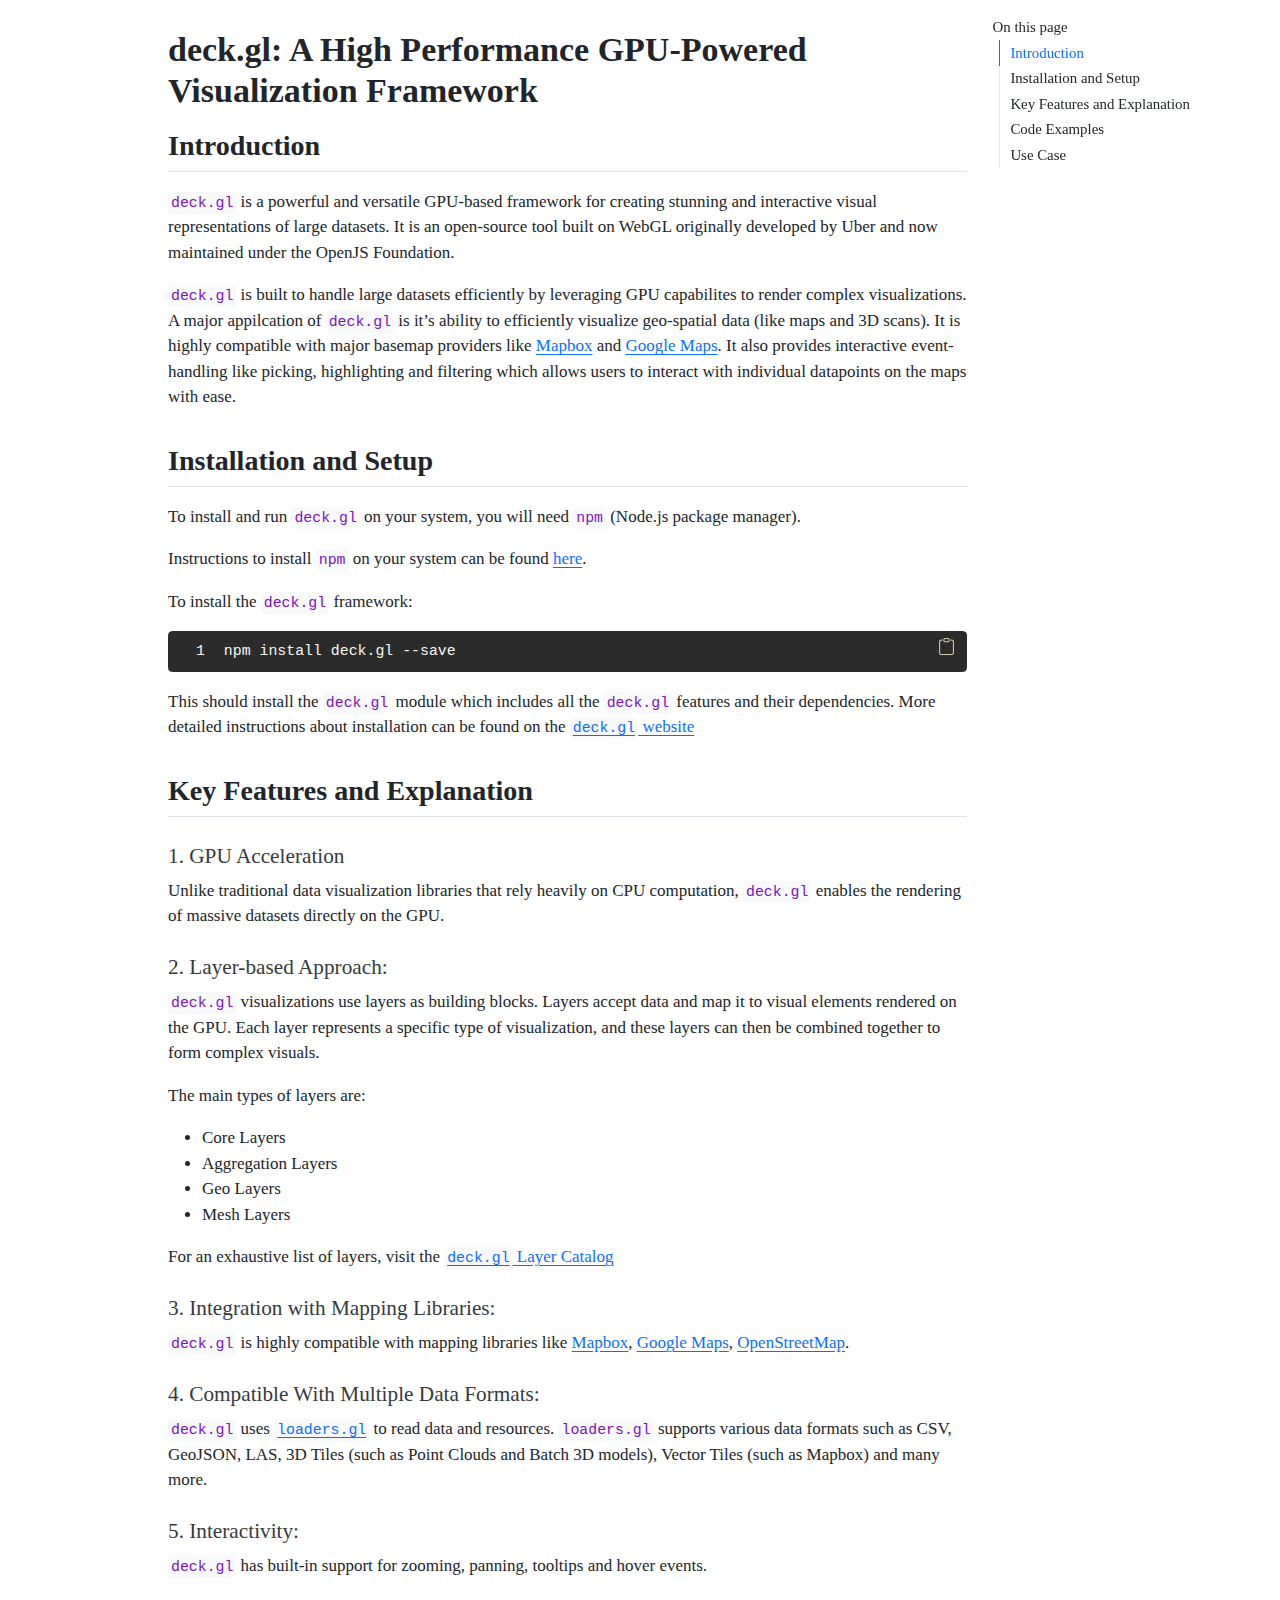
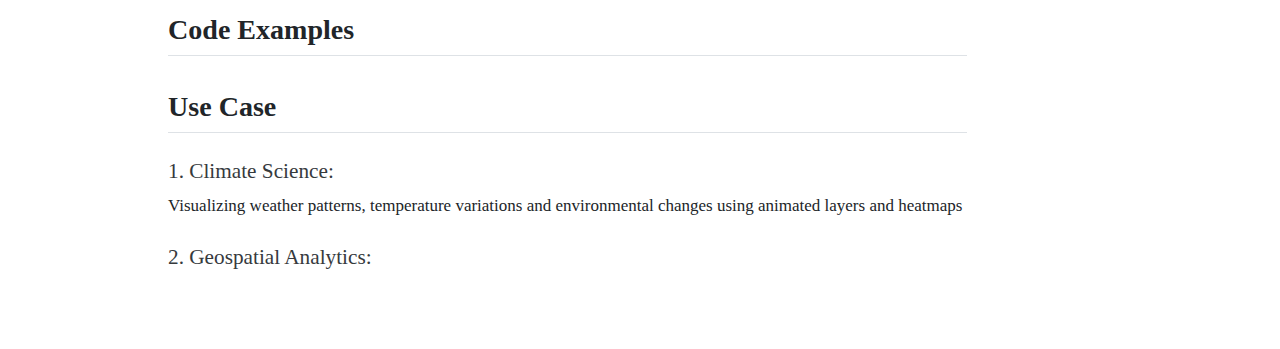
<file: docs/index.html>
<html xmlns="http://www.w3.org/1999/xhtml">    
  <head>      
    <title>Redirect to article.html</title>      
    <meta http-equiv="refresh" content="0;URL='article.html'" />    
  </head>    
  <body> 
  </body>  
</html>
</file>
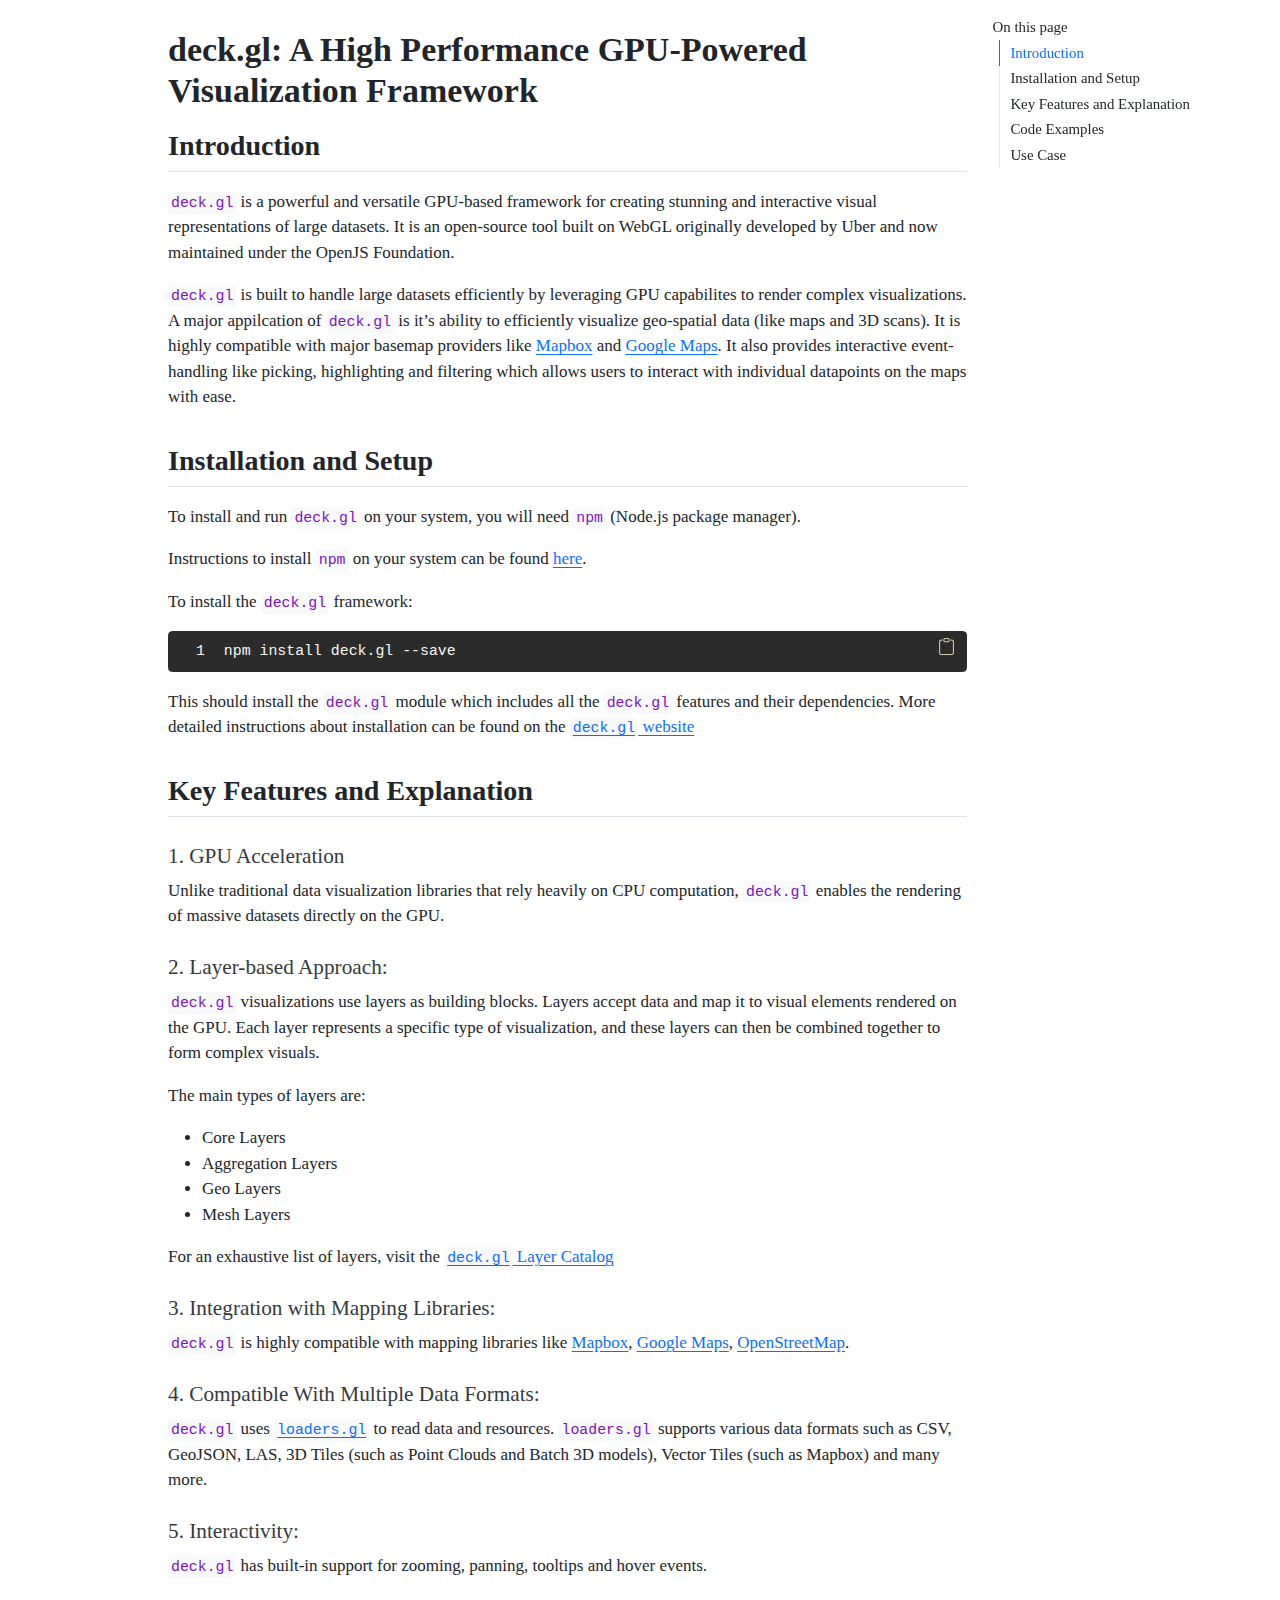
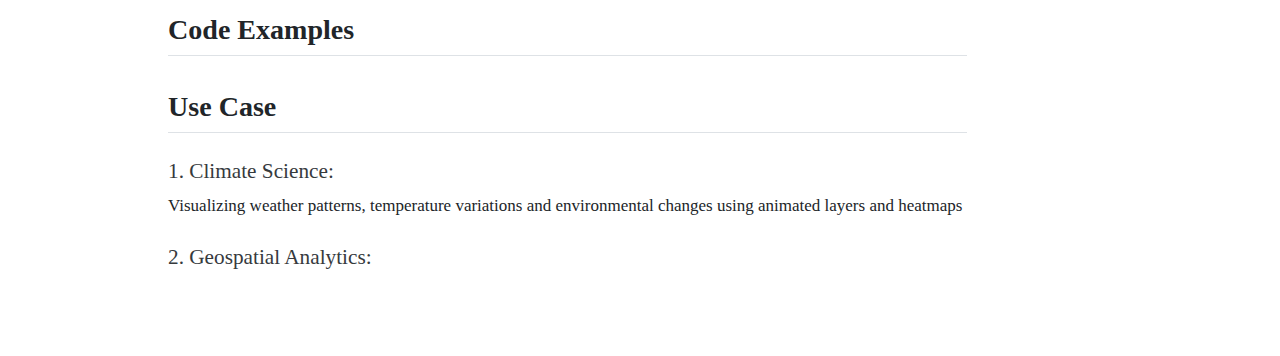
<file: docs/article.html>
<!DOCTYPE html>
<html xmlns="http://www.w3.org/1999/xhtml" lang="en" xml:lang="en"><head>

<meta charset="utf-8">
<meta name="generator" content="quarto-1.6.41">

<meta name="viewport" content="width=device-width, initial-scale=1.0, user-scalable=yes">


<title>deck.gl: A High Performance GPU-Powered Visualization Framework – ES 114 Exposition Article</title>
<style>
code{white-space: pre-wrap;}
span.smallcaps{font-variant: small-caps;}
div.columns{display: flex; gap: min(4vw, 1.5em);}
div.column{flex: auto; overflow-x: auto;}
div.hanging-indent{margin-left: 1.5em; text-indent: -1.5em;}
ul.task-list{list-style: none;}
ul.task-list li input[type="checkbox"] {
  width: 0.8em;
  margin: 0 0.8em 0.2em -1em; /* quarto-specific, see https://github.com/quarto-dev/quarto-cli/issues/4556 */ 
  vertical-align: middle;
}
/* CSS for syntax highlighting */
pre > code.sourceCode { white-space: pre; position: relative; }
pre > code.sourceCode > span { line-height: 1.25; }
pre > code.sourceCode > span:empty { height: 1.2em; }
.sourceCode { overflow: visible; }
code.sourceCode > span { color: inherit; text-decoration: inherit; }
div.sourceCode { margin: 1em 0; }
pre.sourceCode { margin: 0; }
@media screen {
div.sourceCode { overflow: auto; }
}
@media print {
pre > code.sourceCode { white-space: pre-wrap; }
pre > code.sourceCode > span { display: inline-block; text-indent: -5em; padding-left: 5em; }
}
pre.numberSource code
  { counter-reset: source-line 0; }
pre.numberSource code > span
  { position: relative; left: -4em; counter-increment: source-line; }
pre.numberSource code > span > a:first-child::before
  { content: counter(source-line);
    position: relative; left: -1em; text-align: right; vertical-align: baseline;
    border: none; display: inline-block;
    -webkit-touch-callout: none; -webkit-user-select: none;
    -khtml-user-select: none; -moz-user-select: none;
    -ms-user-select: none; user-select: none;
    padding: 0 4px; width: 4em;
  }
pre.numberSource { margin-left: 3em;  padding-left: 4px; }
div.sourceCode
  {   }
@media screen {
pre > code.sourceCode > span > a:first-child::before { text-decoration: underline; }
}
</style>


<script src="site_libs/quarto-nav/quarto-nav.js"></script>
<script src="site_libs/clipboard/clipboard.min.js"></script>
<script src="site_libs/quarto-search/autocomplete.umd.js"></script>
<script src="site_libs/quarto-search/fuse.min.js"></script>
<script src="site_libs/quarto-search/quarto-search.js"></script>
<meta name="quarto:offset" content="./">
<script src="site_libs/quarto-html/quarto.js"></script>
<script src="site_libs/quarto-html/popper.min.js"></script>
<script src="site_libs/quarto-html/tippy.umd.min.js"></script>
<script src="site_libs/quarto-html/anchor.min.js"></script>
<link href="site_libs/quarto-html/tippy.css" rel="stylesheet">
<link href="site_libs/quarto-html/quarto-syntax-highlighting-49927ad6ac989989b068a441603fbd97.css" rel="stylesheet" id="quarto-text-highlighting-styles">
<script src="site_libs/bootstrap/bootstrap.min.js"></script>
<link href="site_libs/bootstrap/bootstrap-icons.css" rel="stylesheet">
<link href="site_libs/bootstrap/bootstrap-345d0f9fdfd6758daf839c6c6ed7442c.min.css" rel="stylesheet" append-hash="true" id="quarto-bootstrap" data-mode="light">
<script id="quarto-search-options" type="application/json">{
  "location": "sidebar",
  "copy-button": false,
  "collapse-after": 3,
  "panel-placement": "start",
  "type": "textbox",
  "limit": 50,
  "keyboard-shortcut": [
    "f",
    "/",
    "s"
  ],
  "show-item-context": false,
  "language": {
    "search-no-results-text": "No results",
    "search-matching-documents-text": "matching documents",
    "search-copy-link-title": "Copy link to search",
    "search-hide-matches-text": "Hide additional matches",
    "search-more-match-text": "more match in this document",
    "search-more-matches-text": "more matches in this document",
    "search-clear-button-title": "Clear",
    "search-text-placeholder": "",
    "search-detached-cancel-button-title": "Cancel",
    "search-submit-button-title": "Submit",
    "search-label": "Search"
  }
}</script>


</head>

<body>

<div id="quarto-search-results"></div>
<!-- content -->
<div id="quarto-content" class="quarto-container page-columns page-rows-contents page-layout-article">
<!-- sidebar -->
<!-- margin-sidebar -->
    <div id="quarto-margin-sidebar" class="sidebar margin-sidebar">
        <nav id="TOC" role="doc-toc" class="toc-active">
    <h2 id="toc-title">On this page</h2>
   
  <ul>
  <li><a href="#introduction" id="toc-introduction" class="nav-link active" data-scroll-target="#introduction">Introduction</a></li>
  <li><a href="#installation-and-setup" id="toc-installation-and-setup" class="nav-link" data-scroll-target="#installation-and-setup">Installation and Setup</a></li>
  <li><a href="#key-features-and-explanation" id="toc-key-features-and-explanation" class="nav-link" data-scroll-target="#key-features-and-explanation">Key Features and Explanation</a></li>
  <li><a href="#code-examples" id="toc-code-examples" class="nav-link" data-scroll-target="#code-examples">Code Examples</a></li>
  <li><a href="#use-case" id="toc-use-case" class="nav-link" data-scroll-target="#use-case">Use Case</a></li>
  </ul>
</nav>
    </div>
<!-- main -->
<main class="content" id="quarto-document-content">

<header id="title-block-header" class="quarto-title-block default">
<div class="quarto-title">
<h1 class="title">deck.gl: A High Performance GPU-Powered Visualization Framework</h1>
</div>



<div class="quarto-title-meta">

    
  
    
  </div>
  


</header>


<section id="introduction" class="level2">
<h2 class="anchored" data-anchor-id="introduction">Introduction</h2>
<p><code>deck.gl</code> is a powerful and versatile GPU-based framework for creating stunning and interactive visual representations of large datasets. It is an open-source tool built on WebGL originally developed by Uber and now maintained under the OpenJS Foundation.</p>
<p><code>deck.gl</code> is built to handle large datasets efficiently by leveraging GPU capabilites to render complex visualizations. A major appilcation of <code>deck.gl</code> is it’s ability to efficiently visualize geo-spatial data (like maps and 3D scans). It is highly compatible with major basemap providers like <a href="https://www.mapbox.com/">Mapbox</a> and <a href="https://maps.google.com">Google Maps</a>. It also provides interactive event-handling like picking, highlighting and filtering which allows users to interact with individual datapoints on the maps with ease.</p>
</section>
<section id="installation-and-setup" class="level2">
<h2 class="anchored" data-anchor-id="installation-and-setup">Installation and Setup</h2>
<p>To install and run <code>deck.gl</code> on your system, you will need <code>npm</code> (Node.js package manager).</p>
<p>Instructions to install <code>npm</code> on your system can be found <a href="https://docs.npmjs.com/downloading-and-installing-node-js-and-npm">here</a>.</p>
<p>To install the <code>deck.gl</code> framework:</p>
<div class="sourceCode" id="cb1"><pre class="sourceCode numberSource shell number-lines code-with-copy"><code class="sourceCode"><span id="cb1-1"><a href="#cb1-1"></a>npm install deck.gl --save</span></code><button title="Copy to Clipboard" class="code-copy-button"><i class="bi"></i></button></pre></div>
<p>This should install the <code>deck.gl</code> module which includes all the <code>deck.gl</code> features and their dependencies. More detailed instructions about installation can be found on the <a href="https://deck.gl/docs/get-started/getting-started"><code>deck.gl</code> website</a></p>
</section>
<section id="key-features-and-explanation" class="level2">
<h2 class="anchored" data-anchor-id="key-features-and-explanation">Key Features and Explanation</h2>
<section id="gpu-acceleration" class="level4">
<h4 class="anchored" data-anchor-id="gpu-acceleration">1. GPU Acceleration</h4>
<p>Unlike traditional data visualization libraries that rely heavily on CPU computation, <code>deck.gl</code> enables the rendering of massive datasets directly on the GPU.</p>
</section>
<section id="layer-based-approach" class="level4">
<h4 class="anchored" data-anchor-id="layer-based-approach">2. Layer-based Approach:</h4>
<p><code>deck.gl</code> visualizations use layers as building blocks. Layers accept data and map it to visual elements rendered on the GPU. Each layer represents a specific type of visualization, and these layers can then be combined together to form complex visuals.</p>
<p>The main types of layers are:</p>
<ul>
<li>Core Layers</li>
<li>Aggregation Layers</li>
<li>Geo Layers</li>
<li>Mesh Layers</li>
</ul>
<p>For an exhaustive list of layers, visit the <a href="https://deck.gl/docs/api-reference/layers"><code>deck.gl</code> Layer Catalog</a></p>
</section>
<section id="integration-with-mapping-libraries" class="level4">
<h4 class="anchored" data-anchor-id="integration-with-mapping-libraries">3. Integration with Mapping Libraries:</h4>
<p><code>deck.gl</code> is highly compatible with mapping libraries like <a href="https://www.mapbox.com/">Mapbox</a>, <a href="https://maps.google.com">Google Maps</a>, <a href="https://www.openstreetmap.org/">OpenStreetMap</a>.</p>
</section>
<section id="compatible-with-multiple-data-formats" class="level4">
<h4 class="anchored" data-anchor-id="compatible-with-multiple-data-formats">4. Compatible With Multiple Data Formats:</h4>
<p><code>deck.gl</code> uses <a href="https://loaders.gl/"><code>loaders.gl</code></a> to read data and resources. <code>loaders.gl</code> supports various data formats such as CSV, GeoJSON, LAS, 3D Tiles (such as Point Clouds and Batch 3D models), Vector Tiles (such as Mapbox) and many more.</p>
</section>
<section id="interactivity" class="level4">
<h4 class="anchored" data-anchor-id="interactivity">5. Interactivity:</h4>
<p><code>deck.gl</code> has built-in support for zooming, panning, tooltips and hover events.</p>
</section>
</section>
<section id="code-examples" class="level2">
<h2 class="anchored" data-anchor-id="code-examples">Code Examples</h2>
</section>
<section id="use-case" class="level2">
<h2 class="anchored" data-anchor-id="use-case">Use Case</h2>
<section id="climate-science" class="level4">
<h4 class="anchored" data-anchor-id="climate-science">1. Climate Science:</h4>
<p>Visualizing weather patterns, temperature variations and environmental changes using animated layers and heatmaps</p>
</section>
<section id="geospatial-analytics" class="level4">
<h4 class="anchored" data-anchor-id="geospatial-analytics">2. Geospatial Analytics:</h4>


</section>
</section>

</main> <!-- /main -->
<script id="quarto-html-after-body" type="application/javascript">
window.document.addEventListener("DOMContentLoaded", function (event) {
  const toggleBodyColorMode = (bsSheetEl) => {
    const mode = bsSheetEl.getAttribute("data-mode");
    const bodyEl = window.document.querySelector("body");
    if (mode === "dark") {
      bodyEl.classList.add("quarto-dark");
      bodyEl.classList.remove("quarto-light");
    } else {
      bodyEl.classList.add("quarto-light");
      bodyEl.classList.remove("quarto-dark");
    }
  }
  const toggleBodyColorPrimary = () => {
    const bsSheetEl = window.document.querySelector("link#quarto-bootstrap");
    if (bsSheetEl) {
      toggleBodyColorMode(bsSheetEl);
    }
  }
  toggleBodyColorPrimary();  
  const icon = "";
  const anchorJS = new window.AnchorJS();
  anchorJS.options = {
    placement: 'right',
    icon: icon
  };
  anchorJS.add('.anchored');
  const isCodeAnnotation = (el) => {
    for (const clz of el.classList) {
      if (clz.startsWith('code-annotation-')) {                     
        return true;
      }
    }
    return false;
  }
  const onCopySuccess = function(e) {
    // button target
    const button = e.trigger;
    // don't keep focus
    button.blur();
    // flash "checked"
    button.classList.add('code-copy-button-checked');
    var currentTitle = button.getAttribute("title");
    button.setAttribute("title", "Copied!");
    let tooltip;
    if (window.bootstrap) {
      button.setAttribute("data-bs-toggle", "tooltip");
      button.setAttribute("data-bs-placement", "left");
      button.setAttribute("data-bs-title", "Copied!");
      tooltip = new bootstrap.Tooltip(button, 
        { trigger: "manual", 
          customClass: "code-copy-button-tooltip",
          offset: [0, -8]});
      tooltip.show();    
    }
    setTimeout(function() {
      if (tooltip) {
        tooltip.hide();
        button.removeAttribute("data-bs-title");
        button.removeAttribute("data-bs-toggle");
        button.removeAttribute("data-bs-placement");
      }
      button.setAttribute("title", currentTitle);
      button.classList.remove('code-copy-button-checked');
    }, 1000);
    // clear code selection
    e.clearSelection();
  }
  const getTextToCopy = function(trigger) {
      const codeEl = trigger.previousElementSibling.cloneNode(true);
      for (const childEl of codeEl.children) {
        if (isCodeAnnotation(childEl)) {
          childEl.remove();
        }
      }
      return codeEl.innerText;
  }
  const clipboard = new window.ClipboardJS('.code-copy-button:not([data-in-quarto-modal])', {
    text: getTextToCopy
  });
  clipboard.on('success', onCopySuccess);
  if (window.document.getElementById('quarto-embedded-source-code-modal')) {
    const clipboardModal = new window.ClipboardJS('.code-copy-button[data-in-quarto-modal]', {
      text: getTextToCopy,
      container: window.document.getElementById('quarto-embedded-source-code-modal')
    });
    clipboardModal.on('success', onCopySuccess);
  }
    var localhostRegex = new RegExp(/^(?:http|https):\/\/localhost\:?[0-9]*\//);
    var mailtoRegex = new RegExp(/^mailto:/);
      var filterRegex = new RegExp('/' + window.location.host + '/');
    var isInternal = (href) => {
        return filterRegex.test(href) || localhostRegex.test(href) || mailtoRegex.test(href);
    }
    // Inspect non-navigation links and adorn them if external
 	var links = window.document.querySelectorAll('a[href]:not(.nav-link):not(.navbar-brand):not(.toc-action):not(.sidebar-link):not(.sidebar-item-toggle):not(.pagination-link):not(.no-external):not([aria-hidden]):not(.dropdown-item):not(.quarto-navigation-tool):not(.about-link)');
    for (var i=0; i<links.length; i++) {
      const link = links[i];
      if (!isInternal(link.href)) {
        // undo the damage that might have been done by quarto-nav.js in the case of
        // links that we want to consider external
        if (link.dataset.originalHref !== undefined) {
          link.href = link.dataset.originalHref;
        }
      }
    }
  function tippyHover(el, contentFn, onTriggerFn, onUntriggerFn) {
    const config = {
      allowHTML: true,
      maxWidth: 500,
      delay: 100,
      arrow: false,
      appendTo: function(el) {
          return el.parentElement;
      },
      interactive: true,
      interactiveBorder: 10,
      theme: 'quarto',
      placement: 'bottom-start',
    };
    if (contentFn) {
      config.content = contentFn;
    }
    if (onTriggerFn) {
      config.onTrigger = onTriggerFn;
    }
    if (onUntriggerFn) {
      config.onUntrigger = onUntriggerFn;
    }
    window.tippy(el, config); 
  }
  const noterefs = window.document.querySelectorAll('a[role="doc-noteref"]');
  for (var i=0; i<noterefs.length; i++) {
    const ref = noterefs[i];
    tippyHover(ref, function() {
      // use id or data attribute instead here
      let href = ref.getAttribute('data-footnote-href') || ref.getAttribute('href');
      try { href = new URL(href).hash; } catch {}
      const id = href.replace(/^#\/?/, "");
      const note = window.document.getElementById(id);
      if (note) {
        return note.innerHTML;
      } else {
        return "";
      }
    });
  }
  const xrefs = window.document.querySelectorAll('a.quarto-xref');
  const processXRef = (id, note) => {
    // Strip column container classes
    const stripColumnClz = (el) => {
      el.classList.remove("page-full", "page-columns");
      if (el.children) {
        for (const child of el.children) {
          stripColumnClz(child);
        }
      }
    }
    stripColumnClz(note)
    if (id === null || id.startsWith('sec-')) {
      // Special case sections, only their first couple elements
      const container = document.createElement("div");
      if (note.children && note.children.length > 2) {
        container.appendChild(note.children[0].cloneNode(true));
        for (let i = 1; i < note.children.length; i++) {
          const child = note.children[i];
          if (child.tagName === "P" && child.innerText === "") {
            continue;
          } else {
            container.appendChild(child.cloneNode(true));
            break;
          }
        }
        if (window.Quarto?.typesetMath) {
          window.Quarto.typesetMath(container);
        }
        return container.innerHTML
      } else {
        if (window.Quarto?.typesetMath) {
          window.Quarto.typesetMath(note);
        }
        return note.innerHTML;
      }
    } else {
      // Remove any anchor links if they are present
      const anchorLink = note.querySelector('a.anchorjs-link');
      if (anchorLink) {
        anchorLink.remove();
      }
      if (window.Quarto?.typesetMath) {
        window.Quarto.typesetMath(note);
      }
      if (note.classList.contains("callout")) {
        return note.outerHTML;
      } else {
        return note.innerHTML;
      }
    }
  }
  for (var i=0; i<xrefs.length; i++) {
    const xref = xrefs[i];
    tippyHover(xref, undefined, function(instance) {
      instance.disable();
      let url = xref.getAttribute('href');
      let hash = undefined; 
      if (url.startsWith('#')) {
        hash = url;
      } else {
        try { hash = new URL(url).hash; } catch {}
      }
      if (hash) {
        const id = hash.replace(/^#\/?/, "");
        const note = window.document.getElementById(id);
        if (note !== null) {
          try {
            const html = processXRef(id, note.cloneNode(true));
            instance.setContent(html);
          } finally {
            instance.enable();
            instance.show();
          }
        } else {
          // See if we can fetch this
          fetch(url.split('#')[0])
          .then(res => res.text())
          .then(html => {
            const parser = new DOMParser();
            const htmlDoc = parser.parseFromString(html, "text/html");
            const note = htmlDoc.getElementById(id);
            if (note !== null) {
              const html = processXRef(id, note);
              instance.setContent(html);
            } 
          }).finally(() => {
            instance.enable();
            instance.show();
          });
        }
      } else {
        // See if we can fetch a full url (with no hash to target)
        // This is a special case and we should probably do some content thinning / targeting
        fetch(url)
        .then(res => res.text())
        .then(html => {
          const parser = new DOMParser();
          const htmlDoc = parser.parseFromString(html, "text/html");
          const note = htmlDoc.querySelector('main.content');
          if (note !== null) {
            // This should only happen for chapter cross references
            // (since there is no id in the URL)
            // remove the first header
            if (note.children.length > 0 && note.children[0].tagName === "HEADER") {
              note.children[0].remove();
            }
            const html = processXRef(null, note);
            instance.setContent(html);
          } 
        }).finally(() => {
          instance.enable();
          instance.show();
        });
      }
    }, function(instance) {
    });
  }
      let selectedAnnoteEl;
      const selectorForAnnotation = ( cell, annotation) => {
        let cellAttr = 'data-code-cell="' + cell + '"';
        let lineAttr = 'data-code-annotation="' +  annotation + '"';
        const selector = 'span[' + cellAttr + '][' + lineAttr + ']';
        return selector;
      }
      const selectCodeLines = (annoteEl) => {
        const doc = window.document;
        const targetCell = annoteEl.getAttribute("data-target-cell");
        const targetAnnotation = annoteEl.getAttribute("data-target-annotation");
        const annoteSpan = window.document.querySelector(selectorForAnnotation(targetCell, targetAnnotation));
        const lines = annoteSpan.getAttribute("data-code-lines").split(",");
        const lineIds = lines.map((line) => {
          return targetCell + "-" + line;
        })
        let top = null;
        let height = null;
        let parent = null;
        if (lineIds.length > 0) {
            //compute the position of the single el (top and bottom and make a div)
            const el = window.document.getElementById(lineIds[0]);
            top = el.offsetTop;
            height = el.offsetHeight;
            parent = el.parentElement.parentElement;
          if (lineIds.length > 1) {
            const lastEl = window.document.getElementById(lineIds[lineIds.length - 1]);
            const bottom = lastEl.offsetTop + lastEl.offsetHeight;
            height = bottom - top;
          }
          if (top !== null && height !== null && parent !== null) {
            // cook up a div (if necessary) and position it 
            let div = window.document.getElementById("code-annotation-line-highlight");
            if (div === null) {
              div = window.document.createElement("div");
              div.setAttribute("id", "code-annotation-line-highlight");
              div.style.position = 'absolute';
              parent.appendChild(div);
            }
            div.style.top = top - 2 + "px";
            div.style.height = height + 4 + "px";
            div.style.left = 0;
            let gutterDiv = window.document.getElementById("code-annotation-line-highlight-gutter");
            if (gutterDiv === null) {
              gutterDiv = window.document.createElement("div");
              gutterDiv.setAttribute("id", "code-annotation-line-highlight-gutter");
              gutterDiv.style.position = 'absolute';
              const codeCell = window.document.getElementById(targetCell);
              const gutter = codeCell.querySelector('.code-annotation-gutter');
              gutter.appendChild(gutterDiv);
            }
            gutterDiv.style.top = top - 2 + "px";
            gutterDiv.style.height = height + 4 + "px";
          }
          selectedAnnoteEl = annoteEl;
        }
      };
      const unselectCodeLines = () => {
        const elementsIds = ["code-annotation-line-highlight", "code-annotation-line-highlight-gutter"];
        elementsIds.forEach((elId) => {
          const div = window.document.getElementById(elId);
          if (div) {
            div.remove();
          }
        });
        selectedAnnoteEl = undefined;
      };
        // Handle positioning of the toggle
    window.addEventListener(
      "resize",
      throttle(() => {
        elRect = undefined;
        if (selectedAnnoteEl) {
          selectCodeLines(selectedAnnoteEl);
        }
      }, 10)
    );
    function throttle(fn, ms) {
    let throttle = false;
    let timer;
      return (...args) => {
        if(!throttle) { // first call gets through
            fn.apply(this, args);
            throttle = true;
        } else { // all the others get throttled
            if(timer) clearTimeout(timer); // cancel #2
            timer = setTimeout(() => {
              fn.apply(this, args);
              timer = throttle = false;
            }, ms);
        }
      };
    }
      // Attach click handler to the DT
      const annoteDls = window.document.querySelectorAll('dt[data-target-cell]');
      for (const annoteDlNode of annoteDls) {
        annoteDlNode.addEventListener('click', (event) => {
          const clickedEl = event.target;
          if (clickedEl !== selectedAnnoteEl) {
            unselectCodeLines();
            const activeEl = window.document.querySelector('dt[data-target-cell].code-annotation-active');
            if (activeEl) {
              activeEl.classList.remove('code-annotation-active');
            }
            selectCodeLines(clickedEl);
            clickedEl.classList.add('code-annotation-active');
          } else {
            // Unselect the line
            unselectCodeLines();
            clickedEl.classList.remove('code-annotation-active');
          }
        });
      }
  const findCites = (el) => {
    const parentEl = el.parentElement;
    if (parentEl) {
      const cites = parentEl.dataset.cites;
      if (cites) {
        return {
          el,
          cites: cites.split(' ')
        };
      } else {
        return findCites(el.parentElement)
      }
    } else {
      return undefined;
    }
  };
  var bibliorefs = window.document.querySelectorAll('a[role="doc-biblioref"]');
  for (var i=0; i<bibliorefs.length; i++) {
    const ref = bibliorefs[i];
    const citeInfo = findCites(ref);
    if (citeInfo) {
      tippyHover(citeInfo.el, function() {
        var popup = window.document.createElement('div');
        citeInfo.cites.forEach(function(cite) {
          var citeDiv = window.document.createElement('div');
          citeDiv.classList.add('hanging-indent');
          citeDiv.classList.add('csl-entry');
          var biblioDiv = window.document.getElementById('ref-' + cite);
          if (biblioDiv) {
            citeDiv.innerHTML = biblioDiv.innerHTML;
          }
          popup.appendChild(citeDiv);
        });
        return popup.innerHTML;
      });
    }
  }
});
</script>
</div> <!-- /content -->




</body></html>
</file>
<file: docs/site_libs/quarto-html/tippy.css>
.tippy-box[data-animation=fade][data-state=hidden]{opacity:0}[data-tippy-root]{max-width:calc(100vw - 10px)}.tippy-box{position:relative;background-color:#333;color:#fff;border-radius:4px;font-size:14px;line-height:1.4;white-space:normal;outline:0;transition-property:transform,visibility,opacity}.tippy-box[data-placement^=top]>.tippy-arrow{bottom:0}.tippy-box[data-placement^=top]>.tippy-arrow:before{bottom:-7px;left:0;border-width:8px 8px 0;border-top-color:initial;transform-origin:center top}.tippy-box[data-placement^=bottom]>.tippy-arrow{top:0}.tippy-box[data-placement^=bottom]>.tippy-arrow:before{top:-7px;left:0;border-width:0 8px 8px;border-bottom-color:initial;transform-origin:center bottom}.tippy-box[data-placement^=left]>.tippy-arrow{right:0}.tippy-box[data-placement^=left]>.tippy-arrow:before{border-width:8px 0 8px 8px;border-left-color:initial;right:-7px;transform-origin:center left}.tippy-box[data-placement^=right]>.tippy-arrow{left:0}.tippy-box[data-placement^=right]>.tippy-arrow:before{left:-7px;border-width:8px 8px 8px 0;border-right-color:initial;transform-origin:center right}.tippy-box[data-inertia][data-state=visible]{transition-timing-function:cubic-bezier(.54,1.5,.38,1.11)}.tippy-arrow{width:16px;height:16px;color:#333}.tippy-arrow:before{content:"";position:absolute;border-color:transparent;border-style:solid}.tippy-content{position:relative;padding:5px 9px;z-index:1}
</file>
<file: docs/site_libs/quarto-html/quarto-syntax-highlighting-49927ad6ac989989b068a441603fbd97.css>
/* quarto syntax highlight colors */
:root {
  --quarto-hl-ot-color: #ffa07a;
  --quarto-hl-at-color: #ffd700;
  --quarto-hl-ss-color: #abe338;
  --quarto-hl-an-color: #d4d0ab;
  --quarto-hl-fu-color: #ffd700;
  --quarto-hl-st-color: #abe338;
  --quarto-hl-cf-color: #ffa07a;
  --quarto-hl-op-color: #00e0e0;
  --quarto-hl-er-color: #dcc6e0;
  --quarto-hl-bn-color: #dcc6e0;
  --quarto-hl-al-color: #dcc6e0;
  --quarto-hl-va-color: #f5ab35;
  --quarto-hl-bu-color: #f5ab35;
  --quarto-hl-ex-color: #ffd700;
  --quarto-hl-pp-color: #dcc6e0;
  --quarto-hl-in-color: #d4d0ab;
  --quarto-hl-vs-color: #abe338;
  --quarto-hl-wa-color: #d4d0ab;
  --quarto-hl-do-color: #d4d0ab;
  --quarto-hl-im-color: #f8f8f2;
  --quarto-hl-ch-color: #abe338;
  --quarto-hl-dt-color: #dcc6e0;
  --quarto-hl-fl-color: #f5ab35;
  --quarto-hl-co-color: #d4d0ab;
  --quarto-hl-cv-color: #d4d0ab;
  --quarto-hl-cn-color: #ffa07a;
  --quarto-hl-sc-color: #00e0e0;
  --quarto-hl-dv-color: #dcc6e0;
  --quarto-hl-kw-color: #ffa07a;
}

/* other quarto variables */
:root {
  --quarto-font-monospace: SFMono-Regular, Menlo, Monaco, Consolas, "Liberation Mono", "Courier New", monospace;
}

pre > code.sourceCode > span {
  color: #f8f8f2;
}

code span {
  color: #f8f8f2;
}

code.sourceCode > span {
  color: #f8f8f2;
}

div.sourceCode,
div.sourceCode pre.sourceCode {
  color: #f8f8f2;
}

code span.ot {
  color: #ffa07a;
  font-style: inherit;
}

code span.at {
  color: #ffd700;
  font-style: inherit;
}

code span.ss {
  color: #abe338;
  font-style: inherit;
}

code span.an {
  color: #d4d0ab;
  font-style: inherit;
}

code span.fu {
  color: #ffd700;
  font-style: inherit;
}

code span.st {
  color: #abe338;
  font-style: inherit;
}

code span.cf {
  color: #ffa07a;
  font-style: inherit;
}

code span.op {
  color: #00e0e0;
  font-style: inherit;
}

code span.er {
  color: #dcc6e0;
  font-style: inherit;
}

code span.bn {
  color: #dcc6e0;
  font-style: inherit;
}

code span.al {
  color: #dcc6e0;
  font-style: inherit;
}

code span.va {
  color: #f5ab35;
  font-style: inherit;
}

code span.bu {
  color: #f5ab35;
  font-style: inherit;
}

code span.ex {
  color: #ffd700;
  font-style: inherit;
}

code span.pp {
  color: #dcc6e0;
  font-style: inherit;
}

code span.in {
  color: #d4d0ab;
  font-style: inherit;
}

code span.vs {
  color: #abe338;
  font-style: inherit;
}

code span.wa {
  color: #d4d0ab;
  font-style: italic;
}

code span.do {
  color: #d4d0ab;
  font-style: italic;
}

code span.im {
  color: #f8f8f2;
  font-style: inherit;
}

code span.ch {
  color: #abe338;
  font-style: inherit;
}

code span.dt {
  color: #dcc6e0;
  font-style: inherit;
}

code span.fl {
  color: #f5ab35;
  font-style: inherit;
}

code span.co {
  color: #d4d0ab;
  font-style: inherit;
}

code span.cv {
  color: #d4d0ab;
  font-style: italic;
}

code span.cn {
  color: #ffa07a;
  font-style: inherit;
}

code span.sc {
  color: #00e0e0;
  font-style: inherit;
}

code span.dv {
  color: #dcc6e0;
  font-style: inherit;
}

code span.kw {
  color: #ffa07a;
  font-style: inherit;
}

.prevent-inlining {
  content: "</";
}

/*# sourceMappingURL=e802f2dbf630bb25f4e8ccd483c6616e.css.map */
</file>
